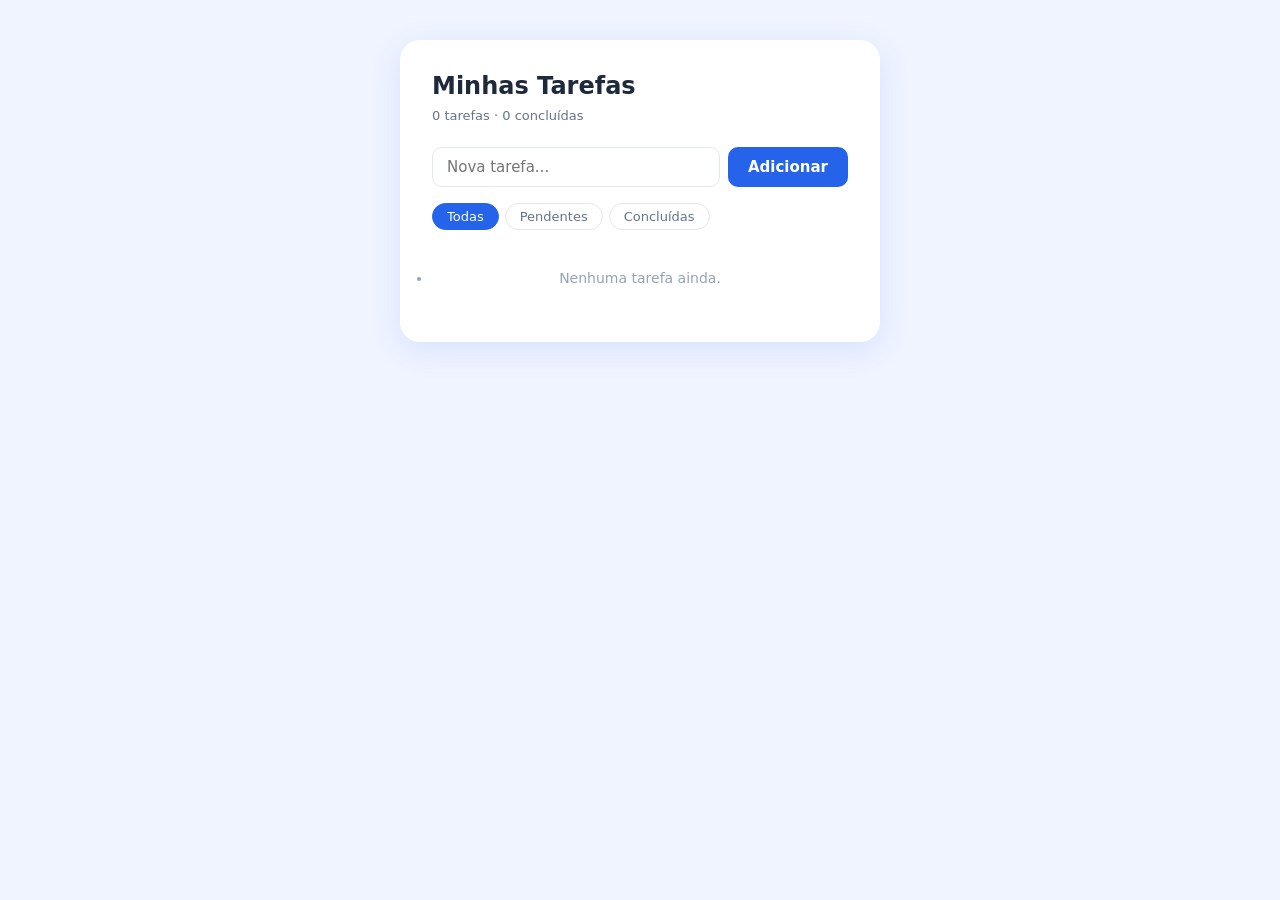
<file: 01-html/aplicativotarefas.html>
<!DOCTYPE html>
<html lang="pt-BR">
<head>
  <meta charset="UTF-8">
  <meta name="viewport" content="width=device-width, initial-scale=1.0">
  <title>Tarefas</title>
  <link rel="stylesheet" href="/02-css/aplicativotarefas.css">
</head>
<body>
  <div class="app">
    <h1>Minhas Tarefas</h1>
    <p class="contadores" id="contadores">0 tarefas</p>

    <form class="form-adicionar" id="form">
      <input
        type="text"
        id="input-tarefa"
        placeholder="Nova tarefa..."
        autocomplete="off"
        maxlength="100"
      >
      <button type="submit">Adicionar</button>
    </form>

    <div class="filtros">
      <button class="filtro ativo" data-filtro="todas">Todas</button>
      <button class="filtro" data-filtro="pendentes">Pendentes</button>
      <button class="filtro" data-filtro="concluidas">Concluídas</button>
    </div>

    <ul class="lista" id="lista">
      <li class="vazio">Nenhuma tarefa ainda. Adicione uma!</li>
    </ul>
  </div>

  <script src="/03-javascript/aplicativotarefas.js"></script>
</body>
</html>
</file>
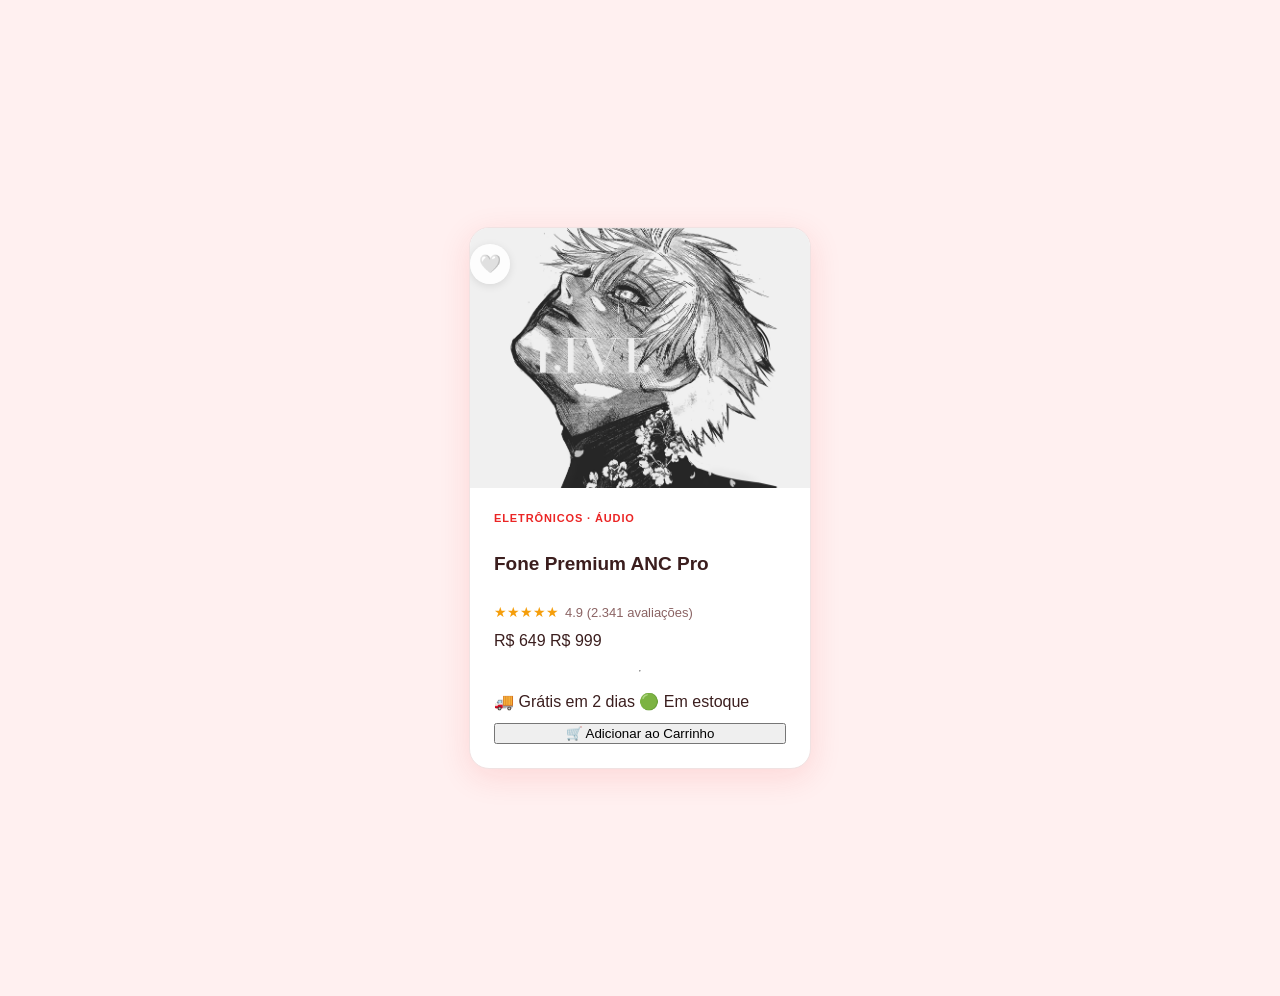
<file: 01-html/cardproduto.html>
<!doctype html>
<html lang="pt-br">
  <head>
    <meta charset="UTF-8" />
    <meta name="viewport" content="width=device-width, initial-scale=1.0" />
    <link rel="stylesheet" href="/02-css/cardproduto.css" />
    <!-- IMPORTANDO A FONTE DO GOOGLE FONTS -->
    <link rel="preconnect" href="https://fonts.googleapis.com" />
    <link rel="preconnect" href="https://fonts.gstatic.com" crossorigin />
    <title>Card</title>
  </head>
  <body>
    <!-- o article representa conteúdo independente e reutilizavel. -->
    <article class="card">
      <div class="card_imagem_div">
        <img
          class="card_imagem"
          src="/img/kaneki.png"
          alt="Walpaper do Personagem Kaneki"
        />

        <!-- Card de Desconto do item -->
        <div class="card_badge">-35% OFF</div>
        <!-- aria-label explica o que o botão faz para leitores de tela. -->
        <button
          class="card_favorito"
          aria-label="Adicionar às favoritas"
          type="button"
        >
          🤍
        </button>
      </div>
      <!-- Conteúdo do card -->
      <div class="card_conteudo">
        <span class="card_categoria">Eletrônicos · Áudio</span>

        <h2 class="card_nome">Fone Premium ANC Pro</h2>

        <div class="card_avaliacao">
          <!-- aria-hidden="true" esconde as estrelas dos leitores de tela. -->
          <span class="card_estrelas" aria-hidden="true">★★★★★</span>
          <span class="card_nota">4.9 (2.341 avaliações)</span>
        </div>

        <div class="card_preco">
          <span class="card__preco-atual">R$ 649</span>
          <span class="card__preco-antigo">R$ 999</span>
        </div>
        <!-- <hr> é um elemento semântico para divisão temática. Semanticamente correto aqui — separa o preço das informações de entrega -->
        <hr class="card__divisor" />

        <div class="card__info-extra">
          <span class="card__entrega">
            <span>🚚</span>
            <span>Grátis em 2 dias</span>
          </span>
          <span class="card__estoque">
            <span>🟢</span>
            <span>Em estoque</span>
          </span>
        </div>

        <button class="card__btn" type="button">
          <span>🛒</span>
          Adicionar ao Carrinho
        </button>
      </div>
    </article>
  </body>
</html>
</file>
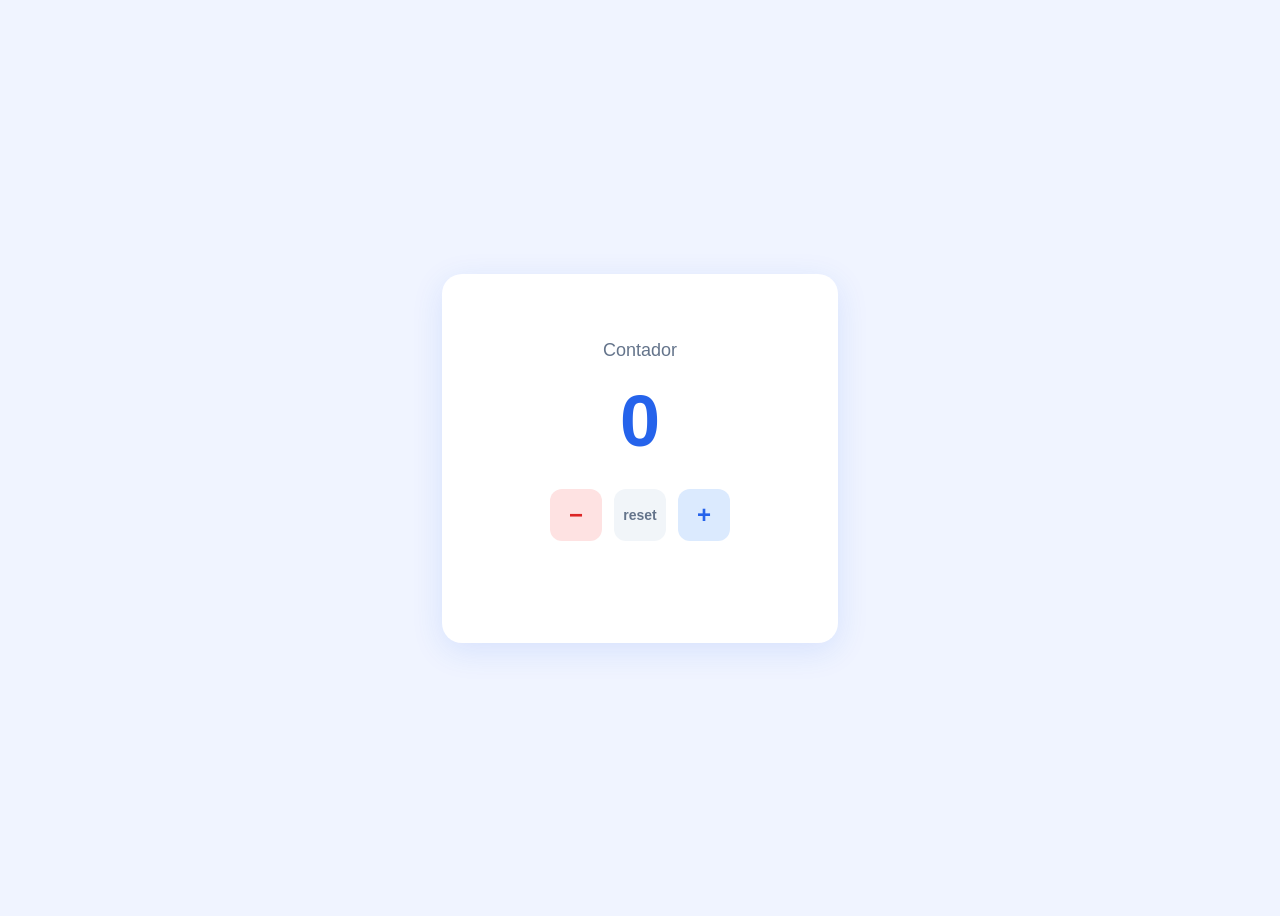
<file: 01-html/contador.html>
<!doctype html>
<html lang="pt-br">
  <head>
    <meta charset="UTF-8" />
    <meta name="viewport" content="width=device-width, initial-scale=1.0" />
    <title>Contador</title>
    <link rel="stylesheet" href="/02-css/contador.css" />
  </head>
  <body>
   <div class="card">
    <p class="titulo">Contador</p>
    <div class="numero" id="display">0</div>
    <div class="botoes">
      <button class="btn btn-diminuir" id="btn-diminuir">−</button>
      <button class="btn btn-zerar" id="btn-zerar">reset</button>
      <button class="btn btn-aumentar" id="btn-aumentar">+</button>
    </div>
    <p class="mensagem" id="mensagem"></p>
  </div>


    <script src="/03-javascript/contador.js"></script>
  </body>
</html>
</file>
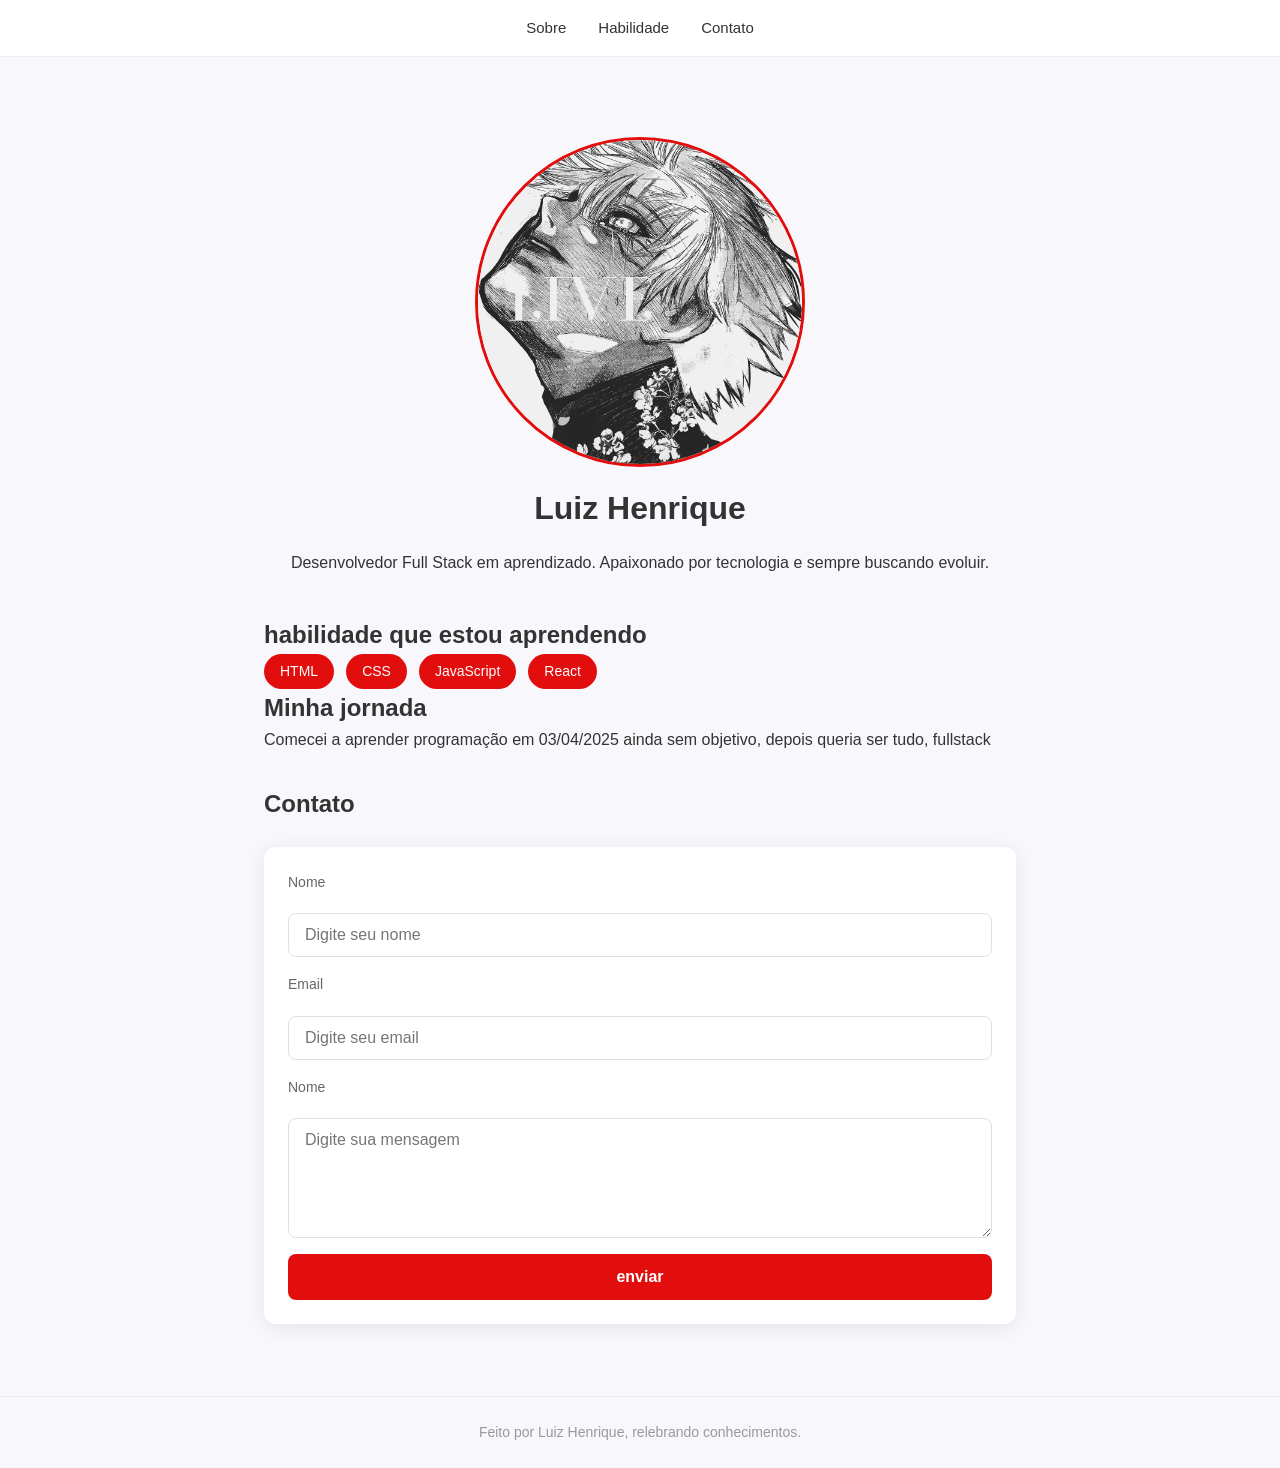
<file: 01-html/perfil.html>
<!doctype html>
<html lang="pt-br">
  <head>
    <meta charset="UTF-8" />
    <meta name="viewport" content="width=device-width, initial-scale=1.0" />
    <meta
      name="description"
      content="Perfil de Luiz Henrique = Desenvolverdor Full Stack"
    />
    <title>Luiz Henrique | Desenvolvedor Full Stack</title>
    <link rel="stylesheet" href="/02-css/perfil.css">
  </head>
  <body>
    <header>
      <nav>
        <a href="#Sobre">Sobre</a>
        <a href="#Habilidade">Habilidade</a>
        <a href="#Contato">Contato</a>
      </nav>
    </header>

    <main>
      <section id="sobre">
        <img
          src="/img/kaneki.png"
          alt="Foto de Luiz Henrique"
          width="200"
          height="200"
        />
        <h1>Luiz Henrique</h1>
        <p>
          Desenvolvedor Full Stack em aprendizado. Apaixonado por tecnologia e
          sempre buscando evoluir.
        </p>
      </section>

      <section id="habilidade">
        <h2>habilidade que estou aprendendo</h2>
        <ul>
          <li>HTML</li>
          <li>CSS</li>
          <li>JavaScript</li>
          <li>React</li>
        </ul>
      </section>

      <article>
        <h2>Minha jornada</h2>
        <p>
          Comecei a aprender programação em 03/04/2025 ainda sem objetivo,
          depois queria ser tudo, fullstack
        </p>
      </article>

      <section id="contato">
        <h2>Contato</h2>
        <form>
          <label for="nome">Nome</label>
          <input
            type="text"
            id="nome"
            name="nome"
            placeholder="Digite seu nome"
            required
          />

          <label for="email">Email</label>
          <input
            type="email"
            id="email"
            name="email"
            placeholder="Digite seu email"
            required
          />

          <label for="mensagem">Nome</label>
          <textarea
            name="mensagem"
            id="mensagem"
            rows="5"
            placeholder="Digite sua mensagem"
          ></textarea>

          <button type="submit">enviar</button>
        </form>
      </section>
    </main>

    <footer>
        <p>Feito por Luiz Henrique, relebrando conhecimentos.</p>
    </footer>
  </body>
</html>
</file>
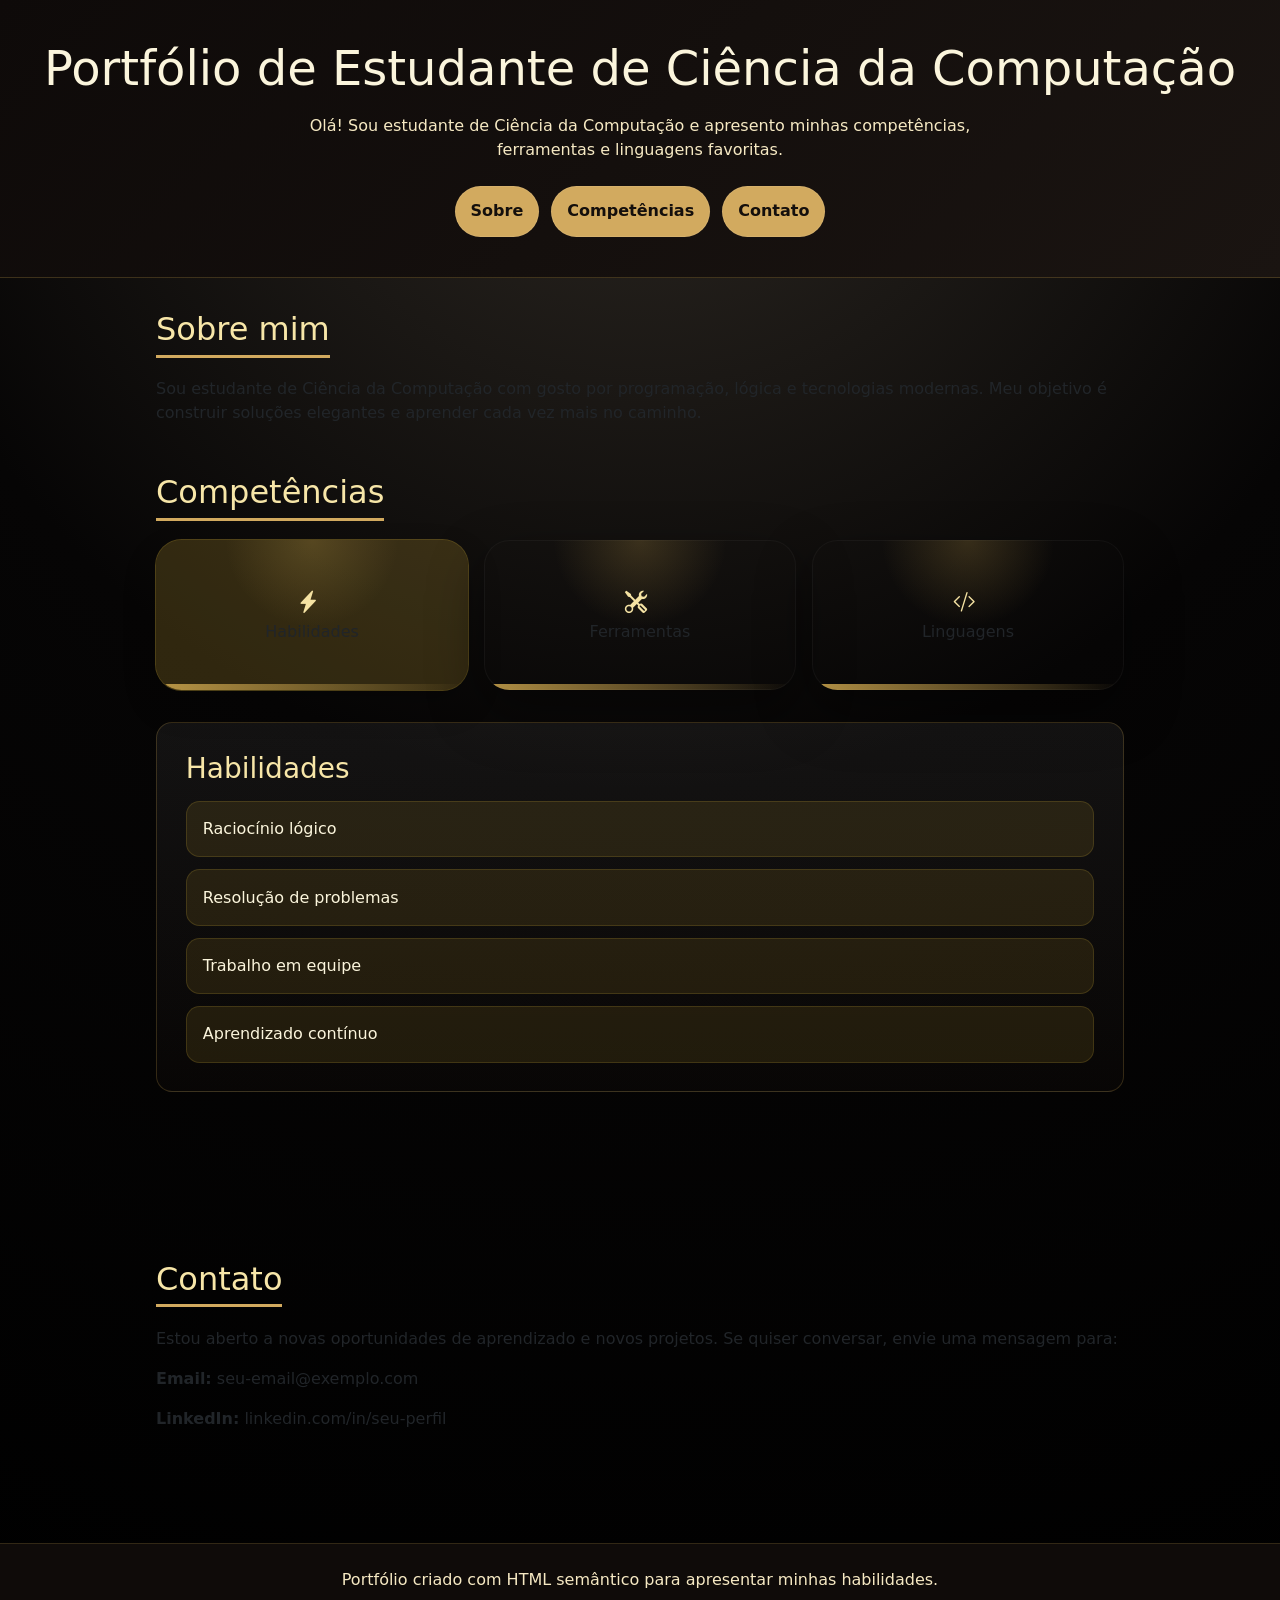
<file: 01-html/portfolio.html>
<!DOCTYPE html>
<html lang="pt-BR">
  <head>
    <meta charset="UTF-8" />
    <meta name="viewport" content="width=device-width, initial-scale=1.0" />
    <title>Portfólio - Estudante de Ciência da Computação</title>
    <link rel="stylesheet" href="https://cdn.jsdelivr.net/npm/bootstrap@5.3.3/dist/css/bootstrap.min.css" />
    <link rel="stylesheet" href="https://cdn.jsdelivr.net/npm/bootstrap-icons@1.11.4/font/bootstrap-icons.css" />
    <link rel="stylesheet" href="../02-css/portfolio.css" />
  </head>
  <body>
    <header class="cabecalho-principal" id="topo">
      <h1>Portfólio de Estudante de Ciência da Computação</h1>
      <p>
        Olá! Sou estudante de Ciência da Computação e apresento minhas
        competências, ferramentas e linguagens favoritas.
      </p>
      <nav class="menu-principal" aria-label="Menu do portfólio">
        <a href="#sobre">Sobre</a>
        <a href="#competencias">Competências</a>
        <a href="#contato">Contato</a>
      </nav>
    </header>

    <main class="conteudo-principal">
      <section class="secao" id="sobre">
        <header>
          <h2 class="titulo-secao">Sobre mim</h2>
        </header>
        <p>
          Sou estudante de Ciência da Computação com gosto por programação,
          lógica e tecnologias modernas. Meu objetivo é construir soluções
          elegantes e aprender cada vez mais no caminho.
        </p>
      </section>

      <section class="secao" id="competencias">
        <header>
          <h2 class="titulo-secao">Competências</h2>
        </header>

        <div class="cartao-lista">
          <button class="cartao botao-selecao ativo" type="button" data-alvo="painel-habilidades">
            <i class="bi bi-lightning-charge-fill me-2"></i>Habilidades
          </button>
          <button class="cartao botao-selecao" type="button" data-alvo="painel-ferramentas">
            <i class="bi bi-tools me-2"></i>Ferramentas
          </button>
          <button class="cartao botao-selecao" type="button" data-alvo="painel-linguagens">
            <i class="bi bi-code-slash me-2"></i>Linguagens
          </button>
        </div>

        <div class="painel-secoes" aria-live="polite">
          <article class="painel-item ativo" id="painel-habilidades">
            <h3>Habilidades</h3>
            <ul class="lista-competencias">
              <li>Raciocínio lógico</li>
              <li>Resolução de problemas</li>
              <li>Trabalho em equipe</li>
              <li>Aprendizado contínuo</li>
            </ul>
          </article>

          <article class="painel-item" id="painel-ferramentas">
            <h3>Ferramentas</h3>
            <ul class="lista-competencias">
              <li>Git</li>
              <li>Visual Studio Code</li>
              <li>DevTools</li>
              <li>Terminal</li>
            </ul>
          </article>

          <article class="painel-item" id="painel-linguagens">
            <h3>Linguagens</h3>
            <ul class="lista-competencias">
              <li>HTML</li>
              <li>CSS</li>
              <li>JavaScript</li>
              <li>Python</li>
            </ul>
          </article>
        </div>
      </section>

      <section class="secao" id="contato">
        <header>
          <h2 class="titulo-secao">Contato</h2>
        </header>
        <div class="contato">
          <p>
            Estou aberto a novas oportunidades de aprendizado e novos projetos.
            Se quiser conversar, envie uma mensagem para:
          </p>
          <p><strong>Email:</strong> seu-email@exemplo.com</p>
          <p><strong>LinkedIn:</strong> linkedin.com/in/seu-perfil</p>
        </div>
      </section>
    </main>

    <footer class="rodape">
      <p>Portfólio criado com HTML semântico para apresentar minhas habilidades.</p>
    </footer>
    <script src="../03-javascript/portfolio.js"></script>
  </body>
</html>
</file>
<file: 02-css/aplicativotarefas.css>
*, *::before, *::after { box-sizing: border-box; margin: 0; padding: 0; }

    body {
      font-family: system-ui, sans-serif;
      background: #f0f4ff;
      min-height: 100vh;
      display: flex;
      justify-content: center;
      padding: 40px 20px;
    }

    .app {
      background: white;
      border-radius: 20px;
      box-shadow: 0 8px 32px rgba(37,99,235,0.12);
      padding: 32px;
      width: 100%;
      max-width: 480px;
      height: fit-content;
    }

    h1 { font-size: 24px; font-weight: 700; color: #1e293b; margin-bottom: 8px; }

    .contadores {
      font-size: 13px;
      color: #64748b;
      margin-bottom: 24px;
    }

    .form-adicionar {
      display: flex;
      gap: 8px;
      margin-bottom: 16px;
    }

    .form-adicionar input {
      flex: 1;
      padding: 10px 14px;
      border: 1px solid #e2e8f0;
      border-radius: 10px;
      font-size: 15px;
      outline: none;
      transition: border-color .2s;
      font-family: inherit;
    }
    .form-adicionar input:focus { border-color: #2563eb; box-shadow: 0 0 0 3px rgba(37,99,235,.12); }

    .form-adicionar button {
      padding: 10px 20px;
      background: #2563eb;
      color: white;
      border: none;
      border-radius: 10px;
      font-size: 15px;
      font-weight: 600;
      cursor: pointer;
      transition: transform .15s;
      font-family: inherit;
    }
    .form-adicionar button:hover { transform: translateY(-1px); }

    .filtros {
      display: flex;
      gap: 6px;
      margin-bottom: 16px;
    }

    .filtro {
      padding: 5px 14px;
      border: 1px solid #e2e8f0;
      border-radius: 100px;
      font-size: 13px;
      background: white;
      cursor: pointer;
      transition: all .15s;
      font-family: inherit;
      color: #64748b;
    }
    .filtro.ativo { background: #2563eb; border-color: #2563eb; color: white; }

    .lista { display: flex; flex-direction: column; gap: 8px; }

    .tarefa {
      display: flex;
      align-items: center;
      gap: 12px;
      padding: 12px 16px;
      background: #f8fafc;
      border-radius: 12px;
      border: 1px solid #e2e8f0;
      transition: all .2s;
      animation: entrar .3s ease both;
    }

    @keyframes entrar {
      from { opacity: 0; transform: translateY(-8px); }
      to   { opacity: 1; transform: translateY(0); }
    }

    .tarefa.concluida .tarefa-texto { text-decoration: line-through; color: #94a3b8; }

    .tarefa-checkbox {
      width: 20px; height: 20px;
      border: 2px solid #cbd5e1;
      border-radius: 6px;
      cursor: pointer;
      flex-shrink: 0;
      background: white;
      display: flex; align-items: center; justify-content: center;
      transition: all .15s;
    }
    .tarefa.concluida .tarefa-checkbox { background: #2563eb; border-color: #2563eb; color: white; }

    .tarefa-texto { flex: 1; font-size: 15px; color: #1e293b; }

    .btn-remover {
      background: none;
      border: none;
      font-size: 18px;
      cursor: pointer;
      color: #cbd5e1;
      transition: color .15s;
      line-height: 1;
    }
    .btn-remover:hover { color: #ef4444; }

    .tarefa.escondida { display: none; }

    .vazio { text-align: center; color: #94a3b8; font-size: 14px; padding: 24px 0; }
</file>
<file: 02-css/cardproduto.css>
/* Criar variaveis definidas para não prescisar repetir valores */

:root{
    --cor-primaria: #eb2525;
    --cor-primaria-escura: #d81d1d;
    --cor-texto: #3b1e1e;
    --cor-texto-suave: #8b6464;
    --cor-fundo: #fff0f0;
    --cor-card: #FFFFFF;
    --cor-borda: #f0e2e2;
    --cor-desconto: #DC2626;

    --sombra-media: 0 8px 32px rgba(235, 37, 37, 0.12);
    --sombra-hover: 0 20px 60px rgba(235, 37, 37, 0.18);

    --radius-card: 20px;
    --radius-btn: 12px;

    --duracao-transicao: 0.35s;
}

/* Reset em toda pagina */

*,*::before *::after{
    padding: 0;
    margin: 0;
    box-sizing: border-box;
}

body{
    font-family: 'DM Sans', sans-serif;
    background-color: var(--cor-fundo);
    color: var(--cor-texto);
    display: flex;
    justify-content: center;
    align-items: center;
    min-height: 100vh;
    padding: 40px 20px;
}

/* Card Principal */

.card{
    background-color: var(--cor-card);
    border-radius: var(--radius-card);
    border: 1px var(--cor-borda) solid;
    overflow:hidden ; 
    /* Sem overflow: hidden:
        → A imagem no topo, ao fazer zoom no hover (scale),
          "vazaria" para fora do card, ignorando o border-radius.
        → O efeito de zoom quebraria o design.
        Com overflow: hidden:
        → Tudo que sair dos limites do card é CORTADO.
        → A imagem fica "dentro" dos cantos arredondados.
  */
  
    width: 340px;
    box-shadow: var(--sombra-media);
    transition: transform var(--duracao-transicao) ease , box-shadow var(--duracao-transicao) ease;
    /* transition diz: "quando transform ou box-shadow mudarem,
                        anime essa mudança ao longo de 0.35s com curva ease." */
    position: relative;
}

.card:hover{
    transform: translateY(-8px);
    box-shadow: var(--sombra-hover);
}

.card_imagem_div {
    position: relative;
    height: 260px;
    overflow: hidden;
}
.card_imagem{
    width: 100%;
    height: 100%;
    object-fit: cover;
    object-position: center;
    display: block;
    transform: scale(1);
    transition: transform 0.6s cubic-bezier(0.25, 0.46, 0.45, 0.94);
}

.card:hover .card_imagem {
     transform: scale(1.08);
}
.card_badge {
      position: absolute;
      top: 16px;
      left: 16px;
      background-color: var(--cor-desconto);
      color: #fff;
      font-size: 12px;
      font-weight: 700;
      padding: 4px 10px;
      border-radius: 100px;
      opacity: 0;
      transform: translateY(-4px);
      transition: opacity 0.3s ease, transform 0.3s ease;
    }

    .card:hover .card_badge {
      opacity: 1;
      transform: translateY(0);
    }

    .card_favorito {
      position: absolute;
      top: 16px;
      background: rgba(255, 255, 255, 0.9);
      border: none;
      border-radius: 50%;
      width: 40px;
      height: 40px;
      font-size: 18px;

      display: flex;
      justify-content: center;
      align-items: center;
      cursor: pointer;
      box-shadow: 0 2px 8px rgba(0, 0, 0, 0.1);
      transition: transform 0.2s ease, background 0.2s ease;
    }
 
    .card_favorito:hover {
      transform: scale(1.15);
      background: white;
    }

    .card_conteudo {
      padding: 24px;
      display: flex;
      flex-direction: column;
      gap: 12px;
    }

    .card_categoria {
      font-size: 11px;
      font-weight: 600;
      text-transform: uppercase;
      letter-spacing: 0.08em;
      color: var(--cor-primaria);
    }

    .card_nome {
      font-size: 19px;
      font-weight: 700;
      line-height: 1.3;
      color: var(--cor-texto);
    }
 
    .card_avaliacao {
      display: flex;
      align-items: center;
      gap: 6px;
    }
 
    /* AS ESTRELAS */
    .card_estrelas {
      color: #F59E0B;
      font-size: 14px;
    }

    .card_nota {
      font-size: 13px;
      color: var(--cor-texto-suave);
    }
    .card_preco-wrapper {
      display: flex;
      align-items: baseline;
      gap: 8px;
    }
 
    /* PREÇO ATUAL */
    .card_preco-atual {
      font-size: 26px;
      font-weight: 700;
      color: var(--cor-primaria);
    }
 
    /* PREÇO ANTIGO (riscado) */
    .card_preco-antigo {
      color: var(--cor-texto-suave);
      text-decoration: line-through;
    }

    .card_divisor {
      border: none;
      height: 1px;
      background: linear-gradient(
        to right,
        transparent,
        var(--cor-borda),
        transparent
      );
    }
    .card_info-extra {
      display: flex;
      justify-content: space-between;
      align-items: center;
    }
    .card_entrega,
    .card_estoque {
      display: flex;
      align-items: center;
      gap: 5px;
      font-size: 12px;
      color: var(--cor-texto-suave);
    }
    .card_entrega span:first-child,
    .card_estoque span:first-child {
      font-size: 15px;
    }
    .card_btn {
      width: 100%;
      padding: 14px;
      background-color: var(--cor-primaria);
      color: white;
      border: none;
      border-radius: var(--radius-btn);
      font-size: 15px;
      font-weight: 600;
      font-family: inherit;
      cursor: pointer;
      display: flex;
      justify-content: center;
      align-items: center;
      gap: 8px;
      transition:
        background-color 0.2s ease,
        transform 0.15s ease,
        box-shadow 0.2s ease;
      letter-spacing: -0.01em;
    }
 
    /* HOVER DO BOTÃO */
    .card_btn:hover {
      background-color: var(--cor-primaria-escura);
      transform: translateY(-1px);
      box-shadow: 0 6px 20px rgba(37, 99, 235, 0.35);
    }
 
    /* ESTADO ATIVO — quando o botão está sendo CLICADO */
    .card_btn:active {
      transform: translateY(1px);
      box-shadow: none;
    }
</file>
<file: 02-css/contador.css>
*,*::before *::after{
    padding: 0;
    margin: 0;
    box-sizing: border-box;
}

body{
    background-color: var(--cor-fundo);
    font-family: 'Inter', sans-serif;
    display: flex;
    justify-content: center;
    align-items: center;
    min-height: 100vh;
}

body {
      font-family: 'Inter', sans-serif;
      background: #f0f4ff;
      display: flex;
      justify-content: center;
      align-items: center;
      min-height: 100vh;
    }
    .card {
      background: white;
      padding: 48px;
      border-radius: 20px;
      text-align: center;
      box-shadow: 0 8px 32px rgba(37, 99, 235, 0.12);
      width: 300px;
    }
    .titulo { font-size: 18px; color: #64748b; margin-bottom: 24px; }
    .numero {
      font-size: 72px;
      font-weight: 700;
      color: #2563eb;
      line-height: 1;
      margin-bottom: 32px;
      transition: transform 0.1s ease;
    }
    .numero.pulsar { transform: scale(1.2); }
    .botoes { display: flex; gap: 12px; justify-content: center; }
    .btn {
      width: 52px;
      height: 52px;
      border: none;
      border-radius: 12px;
      font-size: 24px;
      cursor: pointer;
      font-weight: bold;
      transition: transform 0.1s ease;
    }
    .btn:active { transform: scale(0.9); }
    .btn-diminuir { background: #fee2e2; color: #dc2626; }
    .btn-zerar { background: #f1f5f9; color: #64748b; font-size: 14px; }
    .btn-aumentar { background: #dbeafe; color: #2563eb; }
    .mensagem {
      margin-top: 20px;
      font-size: 14px;
      color: #64748b;
      height: 20px;
    }
</file>
<file: 02-css/perfil.css>
/* ========== RESET ========== */
*, *::before, *::after{
    box-sizing: border-box;
    margin: 0;
    padding: 0;
}

:root{
    --cor-primaria: #e20e0e;
    --cor-texto: #333;
    --cor-fundo: #f8f8fc;
    --cor-card: #fff;
    --sombra: 0 4px 20px rgba(0,0,0,0.08);
    --radius: 12px;
    --navbar:  #ffffffe6;
}

html{
    font-size: 62.5%; scroll-behavior: smooth;
}

body{
    font-family: 'Inter', sans-serif;
    font-size: 1.6rem;
    line-height: 1.6;
    color: var(--cor-texto);
    background-color: var(--cor-fundo);
}

header{
    position: sticky ;
    top: 0;
    background-color:var(--navbar);
    backdrop-filter: blur(10px);
    border-bottom: 0.5px solid #eee;
    z-index: 100;
    padding: 1.6rem 0;
}

nav{
    display: flex;
    justify-content: center;
    gap: 3.2rem;
    max-width: 1200px;
    margin: 0 auto;
    padding: 0 2.4rem;
}

nav a {
    font-size: 1.5rem;
    color: var(--cor-texto);
    font-weight: 500;
    text-decoration: none;
    transition: color 0.2s ease;
}

nav a:hover{
    color: var(--cor-primaria);
}

main {
    max-width: 800px;
    margin: 0 auto;
    padding: 4rem 2.4rem;
}

#sobre{
    display:flex;
    flex-direction: column;
    align-items: center;
    text-align: center;
    padding: 4rem 0;
    gap: 1.6rem;
}

#sobre img{
    width: 330px;
    height: 330px;
    border-radius: 50%;
    object-fit: cover;  
    border: 3px solid var(--cor-primaria)  ;
}

#sobre h1 {
  font-size: 3.2rem;
  font-weight: 700;
}

#habilidades{
  padding: 3.2rem 0;
}

#habilidades h2 {
  font-size: 2.4rem;
  margin-bottom: 1.6rem;
}

#habilidade ul{
    list-style: none;
    display: flex;
    gap: 1.2rem;
    flex-wrap: wrap;
}

#habilidade li {
  background: var(--cor-primaria);
  color: white;
  padding: 0.6rem 1.6rem;
  border-radius: 100px;
  font-size: 1.4rem;
  font-weight: 500;
}

#contato{
    padding: 3.2rem 0;
}

#contato h2 { font-size: 2.4rem; margin-bottom: 2.4rem; }

form{
    display: flex;
    flex-direction: column;
    gap: 1.6rem;
    background: var(--cor-card);
    padding: 2.4rem;
    border-radius: var(--radius);
    box-shadow: var(--sombra);
}
label {
  font-size: 1.4rem;
  font-weight: 500;
  color: #666;
  margin-bottom: 4px;
  display: block;
}

input, textarea {
  width: 100%;
  padding: 1.2rem 1.6rem;
  border: 1px solid #e0e0e0;
  border-radius: 8px;
  font-size: 1.6rem;
  font-family: inherit;
  transition: border-color 0.2s ease, box-shadow 0.2s ease;
}

input:focus, textarea:focus {
  outline: none;
  border-color: var(--cor-primaria);
  box-shadow: 0 0 0 3px rgba(108, 99, 255, 0.15);
}

textarea { resize: vertical; min-height: 120px; }

button[type="submit"] {
  background: var(--cor-primaria);
  color: white;
  padding: 1.4rem 2.4rem;
  border: none;
  border-radius: 8px;
  font-size: 1.6rem;
  font-weight: 600;
  cursor: pointer;
  transition: transform 0.2s ease, box-shadow 0.2s ease;
}


button[type="submit"]:hover {
  transform: translateY(-2px);
  box-shadow: 0 8px 20px rgba(108, 99, 255, 0.35);
}

footer {
  text-align: center;
  padding: 2.4rem;
  color: #999;
  font-size: 1.4rem;
  border-top: 1px solid #eee;
}

/* ========== RESPONSIVIDADE ========== */
@media screen and (max-width: 600px) {
  nav { gap: 1.6rem; }
  #sobre h1 { font-size: 2.4rem; }
  form { padding: 1.6rem; }
}
</file>
<file: 02-css/portfolio.css>
﻿:root {
  --fundo: #060505;
  --fundo-escuro: #0f0b09;
  --surface: rgba(255, 255, 255, 0.08);
  --surface-forte: rgba(255, 255, 255, 0.16);
  --borda: rgba(220, 180, 90, 0.35);
  --texto: #fbf5dc;
  --texto-suave: #f6e9c3;
  --ouro: #d2aa5f;
  --ouro-claro: #f7e6a8;
  --link: #f9e4b7;
}

* {
  box-sizing: border-box;
}

body {
  margin: 0;
  min-height: 100vh;
  background: radial-gradient(circle at top, #2f2a24 0%, var(--fundo) 45%, #000000 100%);
}

a {
  color: var(--link);
}

.cabecalho-principal {
  background: linear-gradient(135deg, #0e0a09 0%, #1a1411 100%);
  color: var(--texto);
  padding: 2.5rem 1rem;
  text-align: center;
  border-bottom: 1px solid rgba(210, 170, 80, 0.24);
}

.cabecalho-principal h1 {
  margin: 0;
  font-size: clamp(2rem, 4vw, 3rem);
}

.cabecalho-principal p {
  max-width: 680px;
  margin: 1rem auto 0;
  color: var(--texto-suave);
}

.conteudo-principal {
  max-width: 1000px;
  margin: 0 auto;
  padding: 2rem 1rem 4rem;
}

.menu-principal {
  display: flex;
  flex-wrap: wrap;
  justify-content: center;
  gap: 0.75rem;
  margin-top: 1.5rem;
}

.menu-principal a {
  color: #140f0c;
  text-decoration: none;
  background: var(--ouro);
  padding: 0.85rem 1rem;
  border-radius: 999px;
  font-weight: 700;
  box-shadow: inset 0 0 0 1px rgba(255, 255, 255, 0.08);
  transition: transform 0.2s ease, background-color 0.2s ease, box-shadow 0.2s ease;
}

.menu-principal a:hover,
.menu-principal a:focus-visible {
  transform: translateY(-2px);
  background: var(--ouro-claro);
  box-shadow: inset 0 0 0 1px rgba(255, 255, 255, 0.2);
}

.secao {
  margin-bottom: 3rem;
}

.titulo-secao {
  margin-bottom: 1.2rem;
  font-size: 2rem;
  color: var(--ouro-claro);
  border-bottom: 3px solid var(--ouro);
  display: inline-block;
  padding-bottom: 0.4rem;
}

.cartao-lista {
  display: grid;
  grid-template-columns: repeat(3, minmax(0, 1fr));
  gap: 1rem;
}

.cartao {
  position: relative;
  overflow: hidden;
  display: flex;
  flex-direction: column;
  justify-content: center;
  align-items: center;
  min-height: 150px;
  background: linear-gradient(180deg, rgba(255, 255, 255, 0.06), rgba(34, 24, 17, 0.24));
  border: 1px solid rgba(210, 170, 80, 0.35);
  color: var(--texto);
  padding: 1.8rem;
  border-radius: 1.6rem;
  cursor: pointer;
  transition: transform 0.25s ease, background-color 0.25s ease, box-shadow 0.25s ease;
  text-align: center;
  box-shadow: inset 0 0 0 1px rgba(255, 255, 255, 0.04), 0 22px 55px rgba(0, 0, 0, 0.44);
}

.cartao::before {
  content: '';
  position: absolute;
  inset: 0;
  background: radial-gradient(circle at top, rgba(210, 170, 80, 0.22), transparent 40%);
  opacity: 0.95;
  pointer-events: none;
}

.cartao::after {
  content: '';
  position: absolute;
  left: 0;
  right: 0;
  bottom: 0;
  height: 6px;
  background: linear-gradient(90deg, rgba(210, 170, 80, 0.85), rgba(255, 255, 255, 0));
}

.cartao:hover,
.cartao:focus-visible {
  transform: translateY(-10px) rotateX(1deg);
  background: linear-gradient(180deg, rgba(255, 255, 255, 0.16), rgba(40, 28, 20, 0.28));
  box-shadow: 0 30px 75px rgba(0, 0, 0, 0.45);
}

.cartao:active {
  transform: translateY(-2px);
}

.cartao .bi {
  font-size: 1.4rem;
  vertical-align: middle;
  color: var(--ouro-claro);
}

.cartao .me-2 {
  margin-right: 0.75rem;
}

.botao-selecao {
  border: none;
  font: inherit;
  color: inherit;
  width: 100%;
  text-align: center;
  background: transparent;
}

.botao-selecao.ativo {
  background: rgba(212, 175, 55, 0.20);
  box-shadow: 0 0 0 1px rgba(212, 175, 55, 0.35), 0 16px 34px rgba(0, 0, 0, 0.2);
}

.painel-secoes {
  margin-top: 2rem;
}

.painel-item {
  background: linear-gradient(180deg, rgba(255, 255, 255, 0.06), rgba(22, 16, 13, 0.24));
  border: 1px solid rgba(210, 170, 80, 0.22);
  border-radius: 1rem;
  padding: 1.8rem;
  color: var(--texto);
  transition: opacity 0.3s ease, transform 0.3s ease, max-height 0.4s ease;
  opacity: 0;
  max-height: 0;
  overflow: hidden;
  transform: translateY(10px);
}

.painel-item.ativo {
  opacity: 1;
  max-height: 100vh;
  transform: translateY(0);
}

.painel-item h3 {
  margin-top: 0;
  color: var(--ouro-claro);
}

.lista-competencias {
  list-style: none;
  padding: 0;
  margin: 1rem 0 0;
  display: grid;
  gap: 0.75rem;
}

.lista-competencias li {
  background: rgba(212, 175, 55, 0.12);
  color: var(--texto);
  padding: 0.95rem 1rem;
  border-radius: 0.85rem;
  border: 1px solid rgba(212, 175, 55, 0.18);
}

.contato {
  display: grid;
  gap: 1rem;
}

.contato p {
  margin: 0;
}

.rodape {
  background: var(--fundo-escuro);
  color: var(--texto-suave);
  text-align: center;
  padding: 1.5rem 1rem;
  border-top: 1px solid rgba(210, 170, 80, 0.18);
}

@media (max-width: 840px) {
  .cartao-lista {
    grid-template-columns: repeat(2, minmax(0, 1fr));
  }
}

@media (max-width: 620px) {
  .menu-principal {
    flex-direction: column;
  }

  .cartao-lista {
    grid-template-columns: 1fr;
  }
}
</file>
